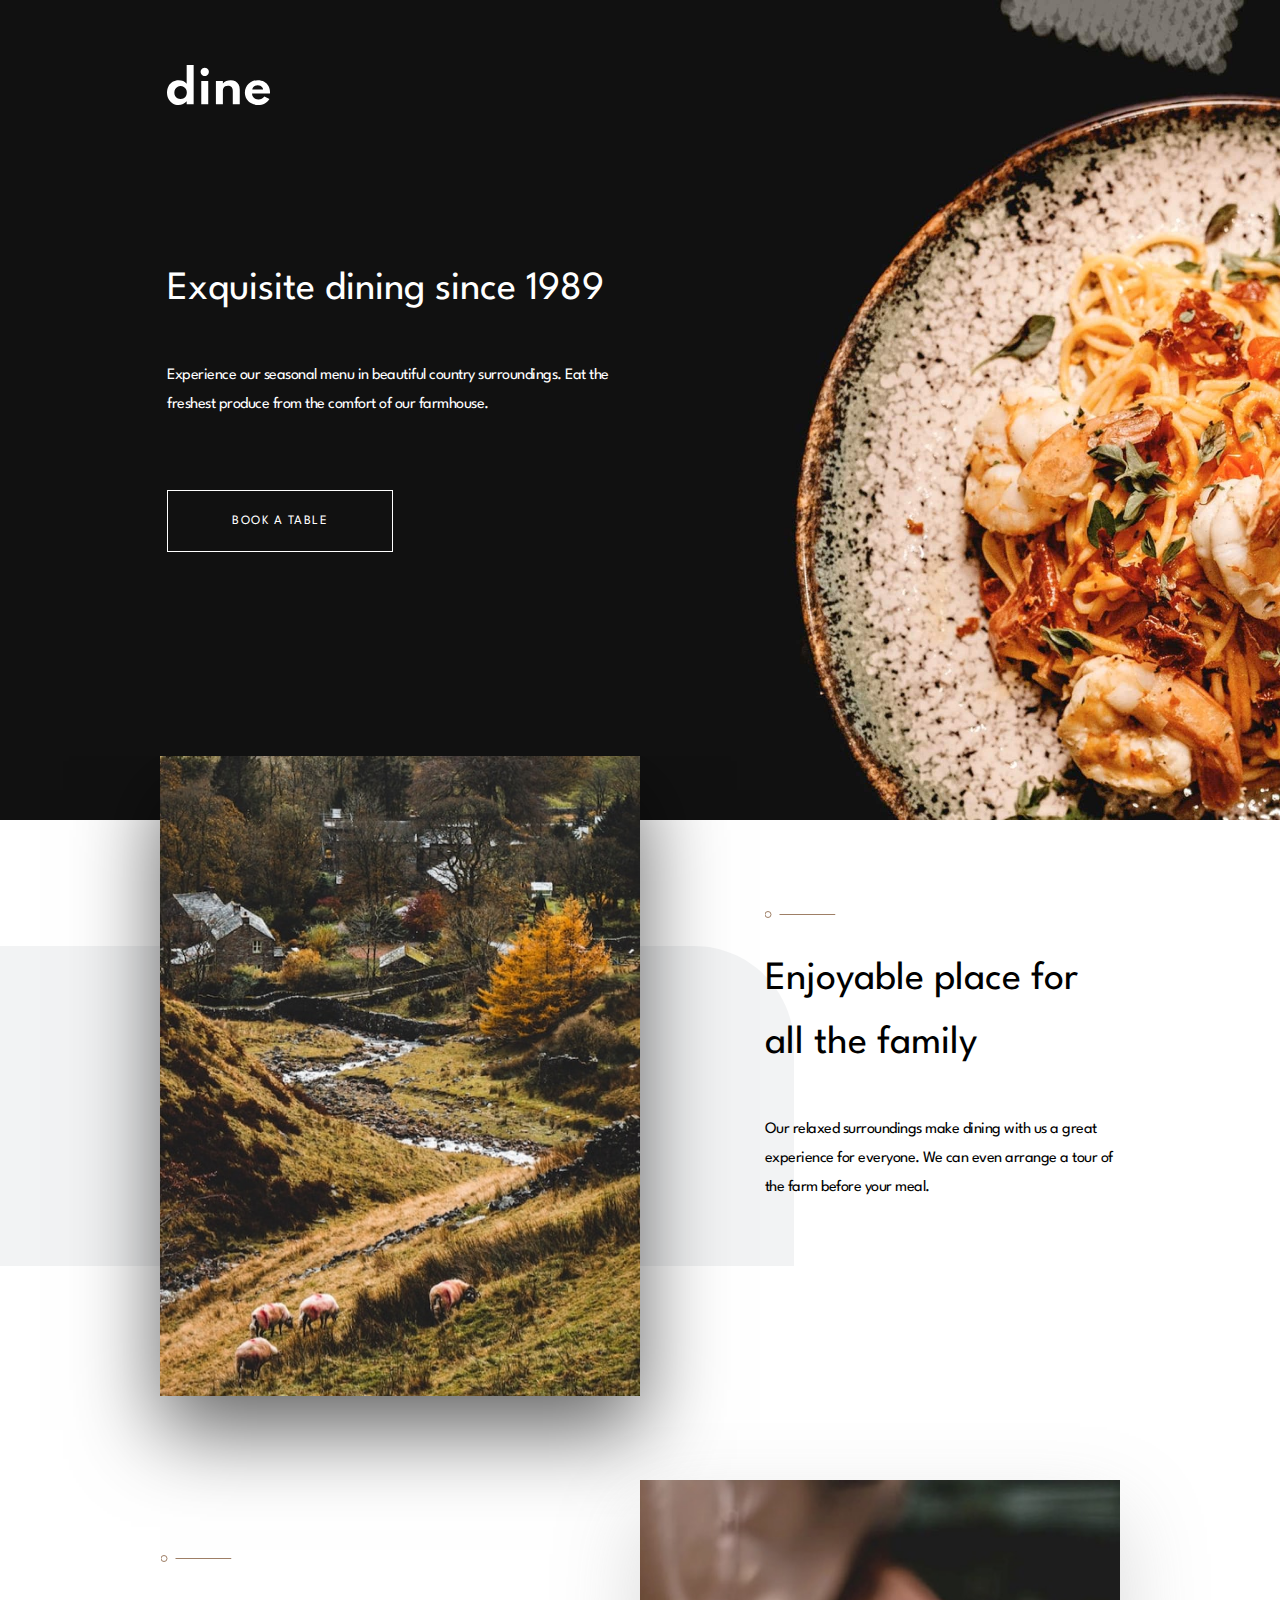
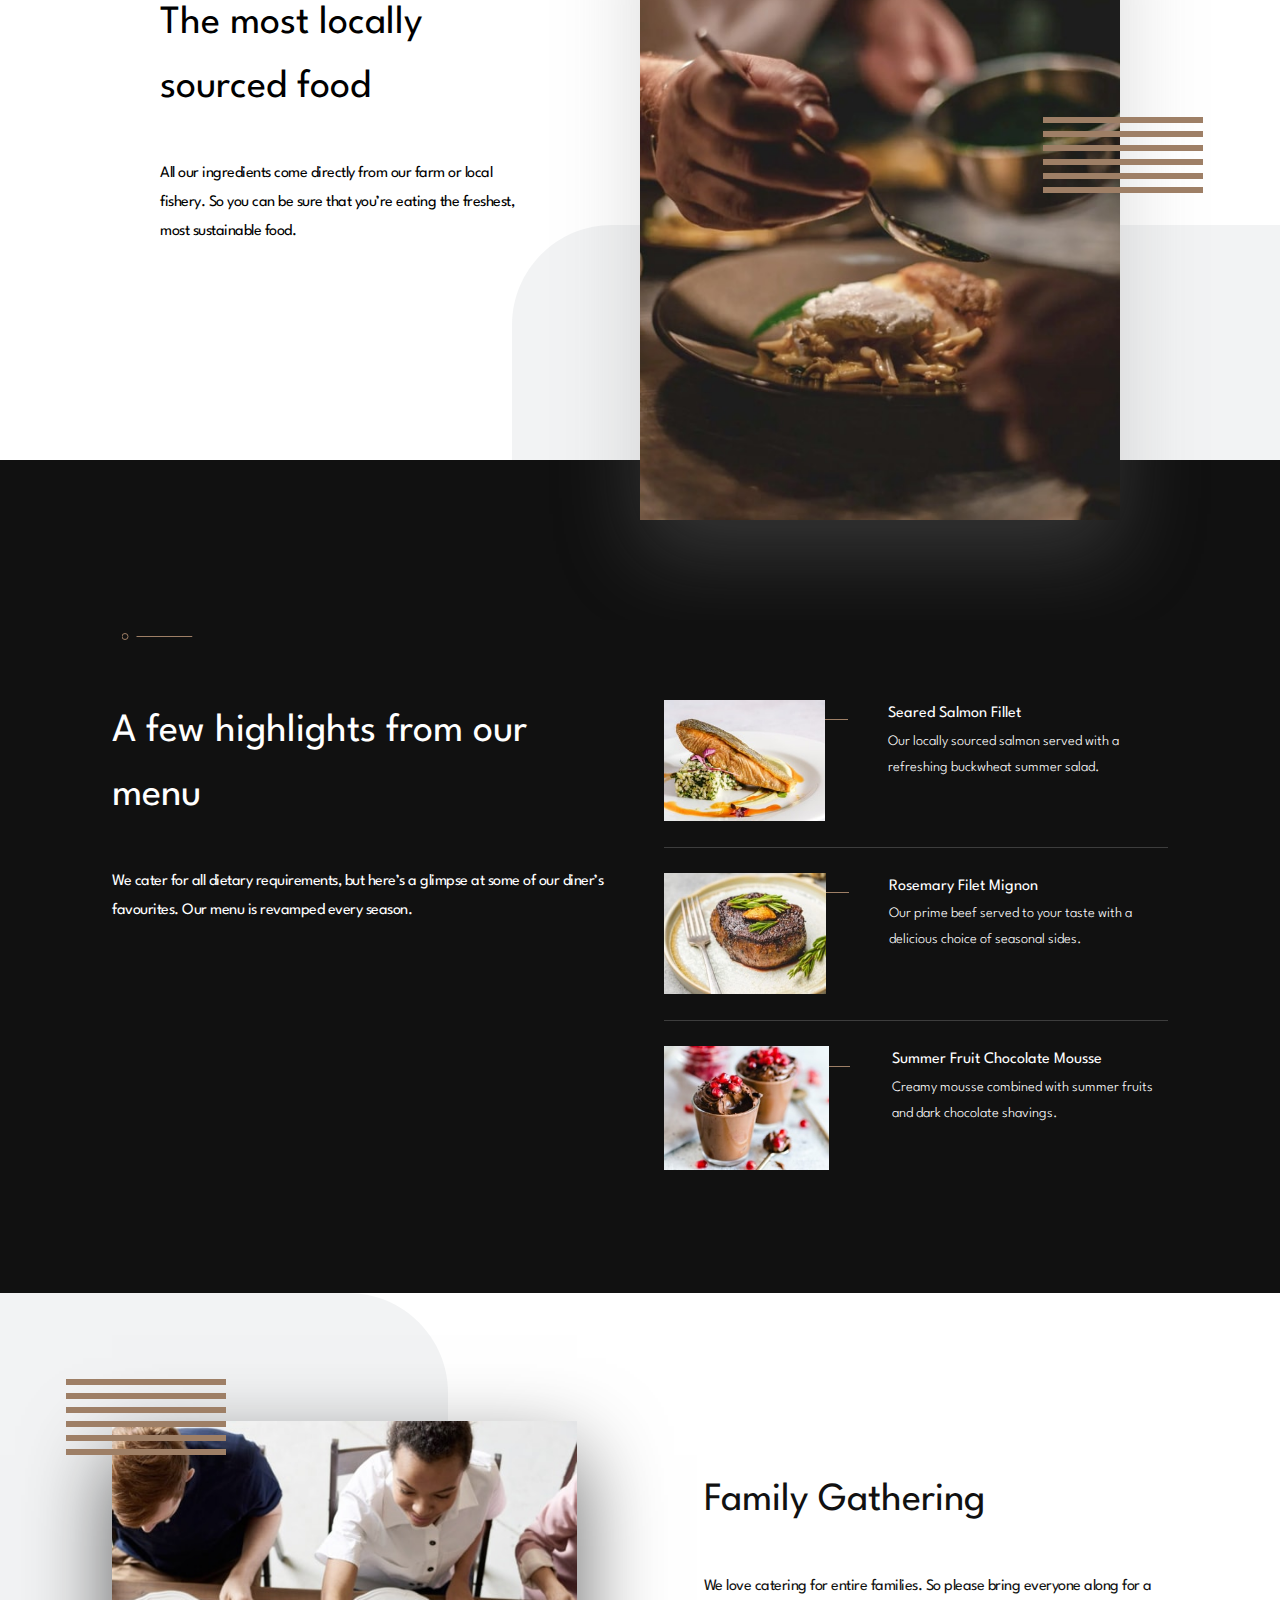
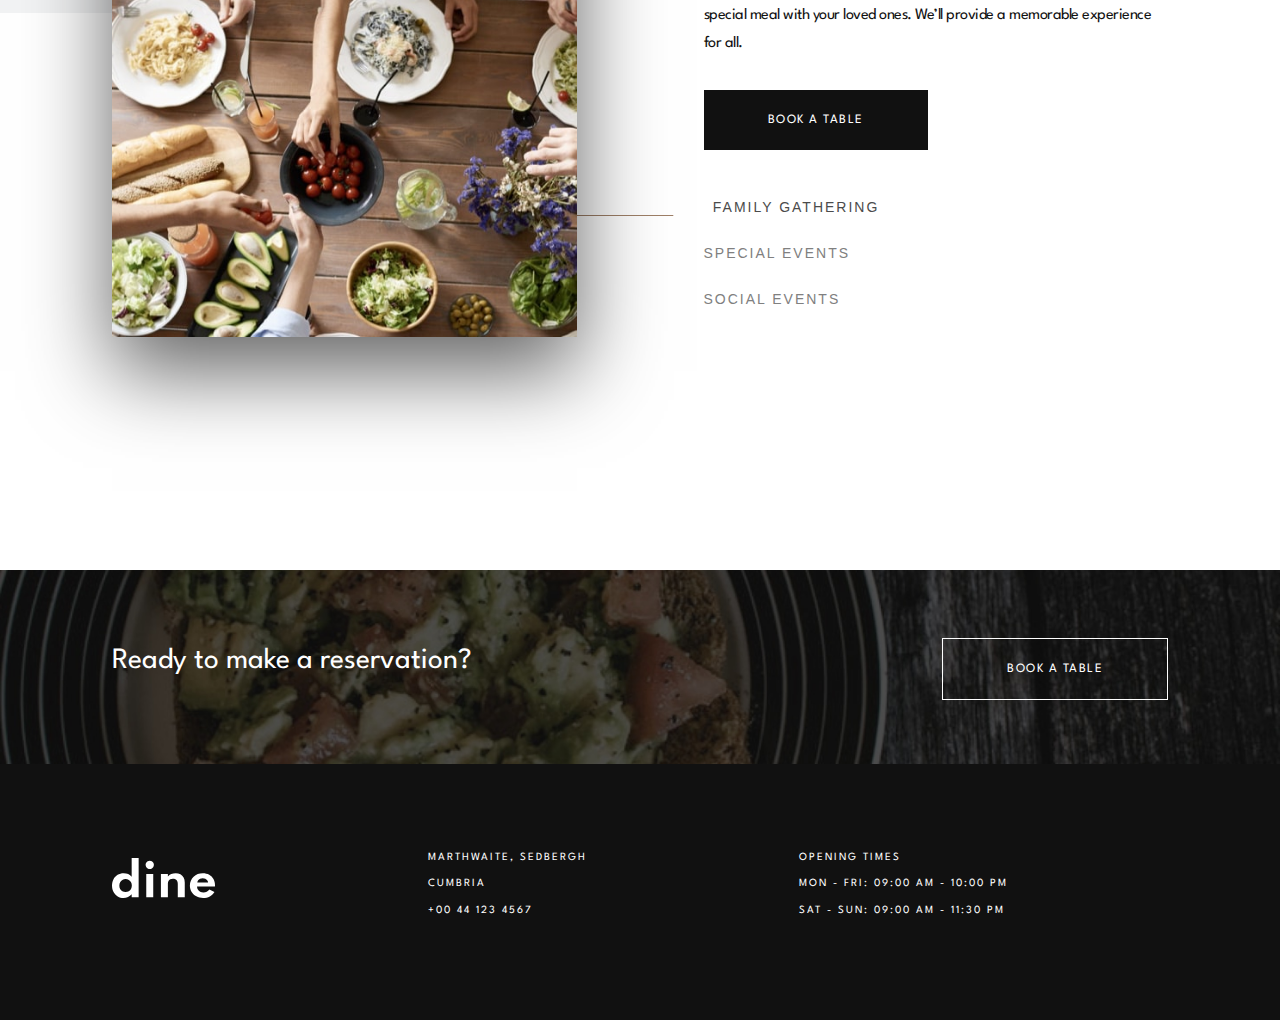
<file: index.html>
<!DOCTYPE html>
<html lang="en">
 <head>
  <meta charset="UTF-8" />
  <meta name="viewport" content="width=device-width, initial-scale=1.0" />

  <link rel="preconnect" href="https://fonts.gstatic.com" />
  <link
   href="https://fonts.googleapis.com/css2?family=Spartan:wght@300;400;500;600;700&display=swap"
   rel="stylesheet"
  />

  <link rel="stylesheet" href="/css/main.css" />
  <title>Dine Restaurant</title>
  <script defer src="/app/js/script.js"></script>
 </head>
 <body>
  <main>
   <!-- Hero -->
   <section class="hero">
    <div class="hero__container container-max-width">
     <div class="hero__content--wrap">
      <a href="#" class="hero__logo">
       <img
        src="/main-base/images/homepage/logo.svg"
        class="hero__logo--img"
        alt="dine restaurant logo"
       />
      </a>
      <h1 class="hero__heading heading heading-light">
       Exquisite dining since 1989
      </h1>
      <p class="hero__statement statement statement-light">
       Experience our seasonal menu in beautiful country surroundings. Eat the
       freshest produce from the comfort of our farmhouse.
      </p>
      <a
       href="booking.html"
       target="_blank"
       rel="noopener noreferrer"
       class="hero__btn-book btn btn-book"
       >Book a table</a
      >
     </div>
    </div>
   </section>

   <!-- Content -->
   <section class="content container-max-width">
    <!-- 1 -->
    <div class="content__image--wrap">
     <img
      class="content__image--1 image-width"
      src="/main-base/images/homepage/enjoyable-place-mobile.jpg"
      srcset="
       /main-base/images/homepage/enjoyable-place-mobile.jpg      327w,
       /main-base/images/homepage/enjoyable-place-mobile@2x.jpg   654w,
       /main-base/images/homepage/enjoyable-place-tablet.jpg      573w,
       /main-base/images/homepage/enjoyable-place-tablet@2x.jpg  1146w,
       /main-base/images/homepage/enjoyable-place-desktop.jpg     720w,
       /main-base/images/homepage/enjoyable-place-desktop@2x.jpg 1440w
      "
      sizes="(max-width: 735px) 654px, (max-width: 767px) 327px, (max-width: 1199px) 573px, (min-width: 1200px) 720px"
      alt="country scene"
     />
    </div>
    <div class="content__text content__text--1 text-mobile text-tablet">
     <h2 class="content__heading heading">
      Enjoyable place for all the family
     </h2>
     <p class="content__statement statement">
      Our relaxed surroundings make dining with us a great experience for
      everyone. We can even arrange a tour of the farm before your meal.
     </p>
    </div>

    <!-- 2 -->
    <div class="content__image--wrap-2">
     <img
      class="content__image--2 image-width"
      src="/main-base/images/homepage/locally-sourced-mobile.jpg"
      srcset="
       /main-base/images/homepage/locally-sourced-mobile.jpg      327w,
       /main-base/images/homepage/locally-sourced-mobile@2x.jpg   654w,
       /main-base/images/homepage/locally-sourced-tablet.jpg      573w,
       /main-base/images/homepage/locally-sourced-tablet@2x.jpg  1146w,
       /main-base/images/homepage/locally-sourced-desktop.jpg     720w,
       /main-base/images/homepage/locally-sourced-desktop@2x.jpg 1440w
      "
      sizes="(max-width: 735px) 654px, (max-width: 767px) 327px, (max-width: 1199px) 573px,(min-width: 1200px) 720px"
      alt="serving food"
     />
    </div>
    <div class="content__text content__text--2 text-mobile text-tablet">
     <h2 class="content__heading heading">The most locally sourced food</h2>
     <p class="content__statement statement">
      All our ingredients come directly from our farm or local fishery. So you
      can be sure that you’re eating the freshest, most sustainable food.
     </p>
    </div>
   </section>

   <!-- Highlights -->

   <section class="highlights">
    <div class="highlights__container">
     <div class="highlights__text text-mobile text-tablet text-desktop">
      <h2 class="highlights__heading heading heading-light">
       A few highlights from our menu
      </h2>
      <p class="highlights__statement statement statement-light">
       We cater for all dietary requirements, but here’s a glimpse at some of
       our diner’s favourites. Our menu is revamped every season.
      </p>
     </div>
     <ul class="highlights__menu">
      <li class="highlights__menu--item">
       <div class="highlights__image--wrap">
        <img
         src="/main-base/images/homepage/salmon-mobile.jpg"
         alt="Seared salmon fillet"
         class="highlights__image image-width"
         srcset="
          /main-base/images/homepage/salmon-mobile@2x.jpg         654w,
          /main-base/images/homepage/salmon-desktop-tablet.jpg    128w,
          /main-base/images/homepage/salmon-desktop-tablet@2x.jpg 256w
         "
         sizes="(min-width: 767px) 256px"
        />
       </div>
       <div class="highlights__text--wrap">
        <h3
         class="highlights__menu--item-heading heading-light menu-item-heading"
        >
         Seared Salmon Fillet
        </h3>
        <p
         class="highlights__menu--item-text statement-light menu-item-statement"
        >
         Our locally sourced salmon served with a refreshing buckwheat summer
         salad.
        </p>
       </div>
      </li>
      <!-- 2 -->
      <li class="highlights__menu--item">
       <div class="highlights__image--wrap">
        <img
         src="/main-base/images/homepage/beef-mobile.jpg"
         alt="Seared salmon fillet"
         class="highlights__image image-width"
         srcset="
          /main-base/images/homepage/beef-mobile@2x.jpg         654w,
          /main-base/images/homepage/beef-desktop-tablet.jpg    128w,
          /main-base/images/homepage/beef-desktop-tablet@2x.jpg 256w
         "
         sizes="(min-width: 767px) 256px"
        />
       </div>
       <div class="highlights__text--wrap">
        <h3
         class="highlights__menu--item-heading heading-light menu-item-heading"
        >
         Rosemary Filet Mignon
        </h3>
        <p
         class="highlights__menu--item-text statement-light menu-item-statement"
        >
         Our prime beef served to your taste with a delicious choice of seasonal
         sides.
        </p>
       </div>
      </li>
      <!-- 3 -->
      <li class="highlights__menu--item">
       <div class="highlights__image--wrap">
        <img
         src="/main-base/images/homepage/chocolate-mobile.jpg"
         alt="Seared salmon fillet"
         class="highlights__image image-width"
         srcset="
          /main-base/images/homepage/chocolate-mobile@2x.jpg         654w,
          /main-base/images/homepage/chocolate-desktop-tablet.jpg    128w,
          /main-base/images/homepage/chocolate-desktop-tablet@2x.jpg 256w
         "
         sizes="(min-width: 767px) 256px"
        />
       </div>
       <div class="highlights__text--wrap">
        <h3
         class="highlights__menu--item-heading heading-light menu-item-heading"
        >
         Summer Fruit Chocolate Mousse
        </h3>
        <p
         class="highlights__menu--item-text statement-light menu-item-statement"
        >
         Creamy mousse combined with summer fruits and dark chocolate shavings.
        </p>
       </div>
      </li>
     </ul>
    </div>
   </section>

   <!-- Slides -->
   <section class="slides container-max-width">
    <div class="slides__images">
     <div class="slides__image--wrap">
      <img
       src="/main-base/images/homepage/family-gathering-mobile.jpg"
       alt="family gathering"
       class="slides__image slides__image--1 image-width slides__image--active"
       srcset="
        /main-base/images/homepage/family-gathering-mobile@2x.jpg   652w,
        /main-base/images/homepage/family-gathering-tablet.jpg      573w,
        /main-base/images/homepage/family-gathering-tablet@2x.jpg  1146w,
        /main-base/images/homepage/family-gathering-desktop.jpg     540w,
        /main-base/images/homepage/family-gathering-desktop@2x.jpg 1080w
       "
       sizes="(max-width: 767px) 326px, (min-width: 1024px) 540px"
      />
     </div>

     <div class="slides__image--wrap">
      <img
       src="/main-base/images/homepage/special-events-mobile.jpg"
       alt="family gathering"
       class="slides__image slides__image--2 image-width"
       srcset="
        /main-base/images/homepage/special-events-mobile@2x.jpg   652w,
        /main-base/images/homepage/special-events-tablet.jpg      573w,
        /main-base/images/homepage/special-events-tablet@2x.jpg  1146w,
        /main-base/images/homepage/special-events-desktop.jpg     540w,
        /main-base/images/homepage/special-events-desktop@2x.jpg 1080w
       "
       sizes="(max-width: 767px) 326px, (min-width: 1024px) 540px"
      />
     </div>

     <div class="slides__image--wrap">
      <img
       src="/main-base/images/homepage/social-events-mobile.jpg"
       alt="family gathering"
       class="slides__image slides__image--3 image-width"
       srcset="
        /main-base/images/homepage/social-events-mobile@2x.jpg   652w,
        /main-base/images/homepage/social-events-tablet.jpg      573w,
        /main-base/images/homepage/social-events-tablet@2x.jpg  1146w,
        /main-base/images/homepage/social-events-desktop.jpg     540w,
        /main-base/images/homepage/social-events-desktop@2x.jpg 1080w
       "
       sizes="(max-width: 767px) 326px, (min-width: 1024px) 540px"
      />
     </div>
    </div>

    <div class="slides__sub-grid">
     <div class="slides__image--select">
      <button class="slides__tab slides__tab--active" data-tab="1">
       Family gathering
      </button>
      <button class="slides__tab" data-tab="2">Special events</button>
      <button class="slides__tab" data-tab="3">Social events</button>
     </div>

     <div class="slides__content slides__content--1 slides__content--active">
      <h2 class="slides__heading heading heading-dark">Family Gathering</h2>
      <p class="slides__statement statement statement-dark">
       We love catering for entire families. So please bring everyone along for
       a special meal with your loved ones. We’ll provide a memorable experience
       for all.
      </p>
     </div>
     <div class="slides__content slides__content--2">
      <h2 class="slides__heading heading heading-dark">Special Events</h2>
      <p class="slides__statement statement statement-dark">
       Whether it’s a romantic dinner or special date you’re celebrating with
       others we’ll look after you. We’ll be sure to mark your special date with
       an unforgettable meal.
      </p>
     </div>
     <div class="slides__content slides__content--3">
      <h2 class="slides__heading heading heading-dark">Social Events</h2>
      <p class="slides__statement statement statement-dark">
       Are you looking to have a larger social event? No problem! We’re more
       than happy to cater for big parties. We’ll work with you to make your
       event a hit with everyone.
      </p>
     </div>
     <div class="slides__btn--wrap">
      <a
       href="booking.html"
       target="_blank"
       rel="noopener noreferrer"
       class="hero__btn-book slides__btn btn btn-dark"
       >Book a table</a
      >
     </div>
    </div>
   </section>
  </main>

  <!-- Footer -->
  <footer>
   <section class="footer">
    <div class="footer__bg bg-image-set">
     <div class="footer__bg--content-wrap container-max-width">
      <div class="footer__heading heading-light">
       Ready to make a reservation?
      </div>
      <a
       href="booking.html"
       target="_blank"
       rel="noopener noreferrer"
       class="btn-transparent btn footer__btn"
       >Book a table</a
      >
     </div>
    </div>
    <div class="footer__content">
     <div class="footer__container">
      <a
       ><img
        class="hero__logo footer__logo"
        src="/main-base/images/homepage/logo.svg"
        alt="Dine restaurant logo"
      /></a>
      <div class="footer__content--info">
       <p class="footer__content--location">Marthwaite, Sedbergh</p>
       <p class="footer__content--city">Cumbria</p>
       <p class="footer__content--number">+00 44 123 4567</p>
      </div>
      <div class="footer__content--times">
       <p class="footer__content--opening">Opening times</p>
       <p class="footer__content--hours">Mon - Fri: 09:00 AM - 10:00 PM</p>
       <p class="footer__content--hours">Sat - Sun: 09:00 AM - 11:30 PM</p>
      </div>
     </div>
    </div>
   </section>
  </footer>
 </body>
</html>
</file>
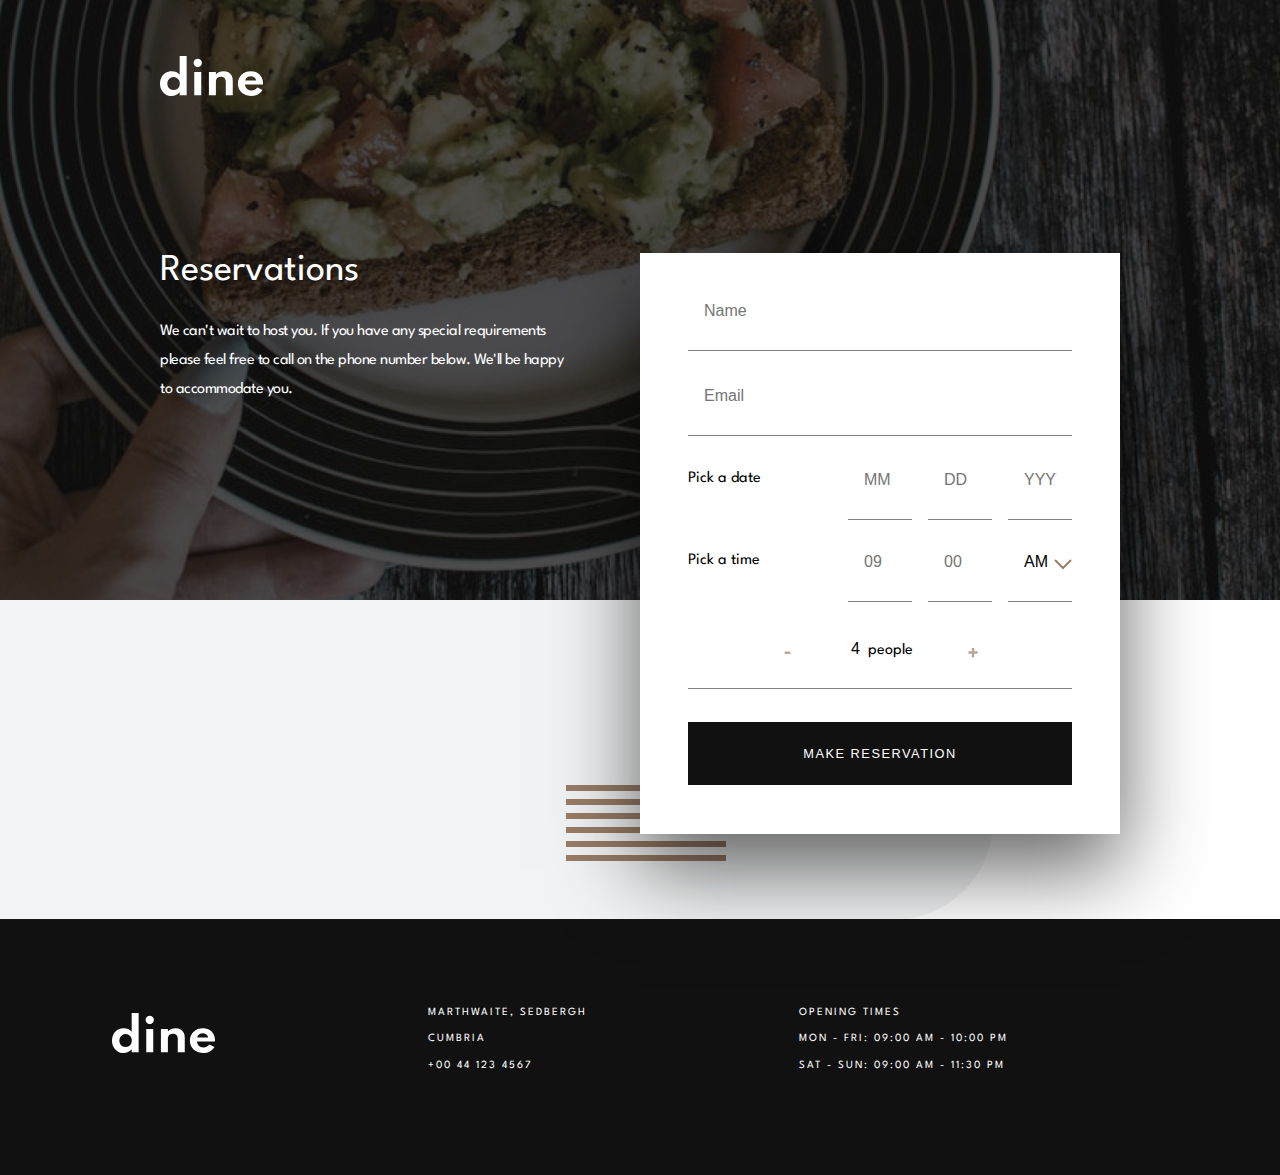
<file: booking.html>
<!DOCTYPE html>
<html lang="en">
 <head>
  <meta charset="UTF-8" />
  <meta name="viewport" content="width=device-width, initial-scale=1.0" />

  <link
   href="https://fonts.googleapis.com/css2?family=Spartan:wght@300;400;500;600;700&display=swap"
   rel="stylesheet"
  />
  <link rel="stylesheet" href="/css/main.css" />
  <script defer src="/app/js/booking.js"></script>

  <title>Book at Dine Restaurant</title>
 </head>
 <body>
  <main>
   <section class="booking">
    <div class="booking__bg bg-image-set"></div>
    <div class="booking__bg--2"></div>
    <div class="booking__content--wrap container-max-width">
     <a href="index.html" class="booking__logo"
      ><img
       src="/main-base/images/homepage/logo.svg"
       alt="Dine restaurant logo"
     /></a>
     <div class="booking__text--wrap">
      <h1 class="booking__heading heading-light">Reservations</h1>
      <p class="booking__statement statement statement-light">
       We can't wait to host you. If you have any special requirements please
       feel free to call on the phone number below. We'll be happy to
       accommodate you.
      </p>
     </div>
     <a href="#" class="btn btn-transparent booking__btn">Reserve place</a>

     <!-- Form -->
     <div class="form">
      <fieldset>
       <div class="form__wrap">
        <form action="#">
         <div class="form__field form__field--text">
          <input type="text" id="name" class="form__input" placeholder="Name" />
          <small class="form__error--message">Error</small>
         </div>
         <div class="form__field form__field--text">
          <input
           type="email"
           id="email"
           class="form__input form__input--email"
           placeholder="Email"
          />
          <small class="form__error--message">Error</small>
         </div>

         <div class="form__field form__field--date">
          <div class="form__label--wrap">
           <label for="date">Pick a date</label>
           <small class="form__error--message">Error</small>
          </div>

          <!-- Month -->
          <input
           type="number"
           name="month"
           id="month"
           class="form__input form__input--month"
           min="1"
           max="12"
           placeholder="MM"
          />
          <!-- Day -->
          <input
           type="number"
           name="day"
           id="day"
           class="form__input form__input--day"
           placeholder="DD"
           min="1"
           max="31"
          />
          <!-- Year -->
          <input
           type="number"
           name="year"
           id="year"
           class="form__input form__input--year"
           placeholder="YYYY"
           min="2021"
           max="2022"
          />
         </div>
         <!-- Time -->
         <div class="form__field form__field--time">
          <div class="form__label--wrap">
           <label for="time">Pick a time</label>
           <small class="form__error--message">Error</small>
          </div>

          <input
           type="number"
           name="hour"
           id="hour"
           class="form__input"
           placeholder="09"
           min="09"
           max="21"
          />
          <input
           type="number"
           name="minutes"
           id="minutes"
           class="form__input form__input--minutes"
           placeholder="00"
           min="00"
           max="45"
           step="15"
          />

          <!-- Select -->

          <div class="form__select">
           <button class="form__select--btn" id="select__btn">
            <span class="form__select--label" id="select-label"
             ><label class="form__select--label" for="select">AM</label></span
            >
            <span class="form__select--arrow">
             <svg xmlns="http://www.w3.org/2000/svg" width="18" height="11">
              <path
               fill="none"
               stroke="#9E7F66"
               stroke-width="2"
               d="M1 1l8 8 8-8"
              />
             </svg>
            </span>
           </button>
           <div class="form__select--options">
            <label class="form__select--input-label" for="am">AM</label>
            <input
             type="radio"
             name="am-pm"
             id="am"
             class="form__select--option-item"
            />
            <div class="check"></div>

            <label class="form__select--input-label" for="pm">PM</label>
            <input
             type="radio"
             name="am-pm"
             id="pm"
             class="form__select--option-item"
            />
            <div class="check"></div>
           </div>
          </div>
         </div>

         <!-- Num people -->
         <div class="form__field form__counter">
          <button class="form__counter--icon form__counter--icon-minus">
           <svg xmlns="http://www.w3.org/2000/svg" width="7" height="3">
            <path fill="#9E7F66" d="M6.425 2.977V.601H.629v2.376z" />
           </svg>
          </button>
          <input
           type="text"
           name="counter"
           id="counter"
           class="form__input"
           min="1"
           max="20"
           maxlength="2"
           value="4"
          />
          <span class="form__counter--text">people</span>
          <button class="form__counter--icon form__counter--icon-plus">
           <svg xmlns="http://www.w3.org/2000/svg" width="10" height="11">
            <path
             fill="#9E7F66"
             d="M6.227 10.156V6.727h3.429V4.342H6.227V.913H3.842v3.429H.413v2.385h3.429v3.429z"
            />
           </svg>
          </button>
         </div>
         <button class="form__submit btn btn-dark" type="submit">
          Make reservation
         </button>
        </form>
       </div>
      </fieldset>
     </div>
    </div>

    <!-- Footer -->
    <div class="footer footer__booking">
     <div class="footer__content">
      <div class="footer__container">
       <a href="index.html"
        ><img
         class="hero__logo footer__logo"
         src="/main-base/images/homepage/logo.svg"
         alt="Dine restaurant logo"
       /></a>

       <div class="footer__content--info">
        <p class="footer__content--location">Marthwaite, Sedbergh</p>
        <p class="footer__content--city">Cumbria</p>
        <p class="footer__content--number">+00 44 123 4567</p>
       </div>

       <div class="footer__content--times">
        <p class="footer__content--opening">Opening times</p>
        <p class="footer__content--hours">Mon - Fri: 09:00 AM - 10:00 PM</p>
        <p class="footer__content--hours">Sat - Sun: 09:00 AM - 11:30 PM</p>
       </div>
      </div>
     </div>
    </div>
   </section>
  </main>
 </body>
</html>
</file>
<file: css/main.css>
scrollbar {
 display: none;
}

html {
 font-size: 100%;
 box-sizing: border-box;
}

*,
*::before,
*::after {
 padding: 0;
 margin: 0;
 box-sizing: inherit;
}

h1,
h2,
p {
 padding: 0;
 margin: 0;
}

a {
 text-decoration: none;
 display: inline-block;
 cursor: pointer;
}

body {
 min-height: 100vh;
 font-family: 'Spartan', sans-serif;
}

.flex {
 display: flex;
}

.flex-jc-c {
 display: flex;
 justify-content: center;
}

.flex-jc-ai {
 display: flex;
 justify-content: center;
 align-items: center;
}

.container {
 padding: 0.8rem 1.6rem 12rem 1.6rem;
}
@media (min-width: 48em) {
 .container {
  padding: 0 6rem 12rem 6rem;
 }
}
@media (min-width: 64em) {
 .container {
  padding: 0;
 }
}

@media (min-width: 75em) {
 .container-max-width {
  max-width: 93rem;
  margin: 0 auto;
 }
}

.bg-image-set {
 background-repeat: no-repeat;
 background-size: cover;
}

.text-mobile {
 padding: 0 2rem;
 margin: 4.8rem 0 0 0;
 text-align: center;
 position: relative;
}

@media (min-width: 48em) {
 .text-tablet {
  padding: 0 8rem;
 }
}

@media (min-width: 64em) {
 .text-desktop {
  padding: 0;
  margin: 0;
  text-align: left;
 }
}

.image-width {
 width: 100%;
 height: auto;
}

.hero {
 min-height: 46.75rem;
 padding-top: 14.5rem;
 padding-left: 1.5rem;
 padding-right: 1.5rem;
 background-color: #111111;
 text-align: center;
 margin: 0 auto;
 padding-bottom: 9.5rem;
 background-repeat: no-repeat;
 background-size: cover;
 background-position: top center;
 background-image: url('/main-base/images/homepage/hero-bg-mobile.jpg');
 background-image: url('/main-base/images/homepage/hero-bg-mobile@2x.jpg');
}
@media (min-width: 48em) {
 .hero {
  min-height: 62rem;
  padding-top: 23.75rem;
  background-image: url('/main-base/images/homepage/hero-bg-tablet.jpg');
  background-image: url('/main-base/images/homepage/hero-bg-tablet@2x.jpg');
 }
}
@media (min-width: 64em) {
 .hero {
  min-height: 65.25rem;
  padding-top: 30rem;
 }
}
@media (min-width: 75em) {
 .hero {
  min-height: 51.25rem;
  padding-top: 4.0625rem;
  padding-left: 10.4375rem;
  margin: 0;
  background-image: url('/main-base/images/homepage/hero-bg-desktop.jpg');
  background-image: url('/main-base/images/homepage/hero-bg-desktop@2x.jpg');
 }
}
@media (min-width: 75em) {
 .hero__content--wrap {
  text-align: left;
  padding-right: 39rem;
 }
}
.hero__logo {
 height: 2.5rem;
 margin-bottom: 2rem;
}
@media (min-width: 75em) {
 .hero__logo {
  margin-bottom: 9.5625rem;
 }
}
.hero__logo--img {
 height: 2.5rem;
}
.hero__heading {
 margin-bottom: 2.5625rem;
 padding: 0 2rem;
}
@media (min-width: 48em) {
 .hero__heading {
  padding: 0 10rem;
 }
}
@media (min-width: 75em) {
 .hero__heading {
  padding: 0 0 0 0;
 }
}
.hero__statement {
 margin-bottom: 4.375rem;
}
@media (min-width: 48em) {
 .hero__statement {
  padding: 0 5rem;
 }
}
@media (min-width: 64em) {
 .hero__statement {
  padding: 0 12rem;
 }
}
@media (min-width: 75em) {
 .hero__statement {
  padding: 0;
 }
}
.hero__btn-book {
 background-color: #080808;
 color: #ffffff;
 border: 1px solid #ffffff;
}

.content {
 position: relative;
 top: -4rem;
 display: grid;
 grid-template-columns: 1fr;
 justify-items: center;
}
@media (min-width: 48em) {
 .content {
  position: relative;
  top: -4rem;
  overflow: hidden;
 }
}
@media (min-width: 75em) {
 .content {
  min-height: 88.1875rem;
  grid-template-columns: repeat(2, 1fr);
  grid-auto-rows: auto;
  grid-row-gap: 5rem;
  padding: 0 10rem;
 }
}
@media (min-width: 48em) {
 .content::before {
  content: url('/main-base/images/patterns/pattern-curve-top-right.svg');
  position: absolute;
  top: 13%;
  right: 50%;
 }
}
@media (min-width: 75em) {
 .content::before {
  right: 38%;
 }
}
@media (min-width: 48em) {
 .content::after {
  content: url('/main-base/images/patterns/pattern-curve-top-left.svg');
  position: absolute;
  top: 85%;
  left: 50%;
  z-index: -2;
 }
}
@media (min-width: 64em) {
 .content::after {
  top: 68%;
  left: 35%;
 }
}
@media (min-width: 75em) {
 .content::after {
  top: 73%;
  left: 40%;
 }
}
.content__image--wrap,
.content__image--wrap-2 {
 width: 90%;
 z-index: 1;
}
@media (min-width: 48em) {
 .content__image--wrap,
 .content__image--wrap-2 {
  width: 75%;
 }
}
@media (min-width: 75em) {
 .content__image--wrap,
 .content__image--wrap-2 {
  width: 100%;
 }
}
.content__image--1 {
 box-shadow: 0px 34px 80px rgba(0, 0, 0, 0.616);
}
.content__image--2 {
 box-shadow: 0px 34px 80px rgba(0, 0, 0, 0.616);
}
@media (min-width: 64em) {
 .content__image--2 {
  box-shadow: 0px 34px 80px rgba(134, 134, 134, 0.315);
 }
}
.content__image--wrap-2 {
 position: relative;
}
@media (min-width: 64em) {
 .content__image--wrap-2 {
  padding-bottom: 6rem;
 }
}
@media (min-width: 48em) {
 .content__image--wrap-2::before {
  content: url('/main-base/images/patterns/pattern-lines.svg');
  position: absolute;
  top: 65%;
  left: 84%;
  z-index: 0;
 }
}
@media (min-width: 64em) {
 .content__image--wrap-2::before {
  top: 32%;
 }
}
.content__heading {
 padding: 0 1rem;
 position: relative;
}
@media (min-width: 64em) {
 .content__heading {
  padding: 0;
 }
}
.content__heading::before {
 content: url('/main-base/images/patterns/pattern-divide.svg');
 display: block;
 position: absolute;
 top: -71px;
 left: 50%;
 transform: translateX(-50%);
}
@media (min-width: 75em) {
 .content__heading::before {
  left: 10%;
 }
}
.content__text {
 position: relative;
}
@media (min-width: 64em) {
 .content__text {
  text-align: center;
 }
}
@media (min-width: 64em) {
 .content__text--2 {
  margin: 0;
 }
}
@media (min-width: 75em) {
 .content__image--wrap {
  grid-column: 1;
  justify-self: flex-start;
 }
 .content__text {
  padding: 0;
  margin: 0;
  text-align: left;
 }
 .content__text--1 {
  margin-left: 7.8rem;
  margin-top: 12rem;
 }
 .content__text--2 {
  grid-column: 1;
  grid-row: 2;
  margin-right: 7.8rem;
  margin-top: 7rem;
 }
}
.content__statement {
 margin-bottom: 7.1875rem;
}
@media (min-width: 48em) {
 .content__statement {
  margin-bottom: 8.25rem;
 }
}

.highlights {
 display: grid;
 grid-template-columns: 1fr;
 justify-items: center;
 background-color: #111111;
 position: relative;
 top: -4rem;
}
@media (min-width: 48em) {
 .highlights {
  padding-bottom: 4.4375rem;
 }
}
@media (min-width: 75em) {
 .highlights {
  top: -14rem;
  gap: 5rem;
  padding: 15rem 10rem 7.5rem 10rem;
 }
}
@media (min-width: 64em) {
 .highlights__container {
  display: grid;
  grid-template-columns: repeat(2, 1fr);
  grid-auto-rows: auto;
  gap: 3rem;
  max-width: 93em;
 }
}
@media (min-width: 64em) {
 .highlights::before {
  top: -21%;
  left: 41%;
 }
}
@media (min-width: 75em) {
 .highlights::before {
  top: -39%;
 }
}
@media (min-width: 64em) {
 .highlights {
  padding: 15rem 7rem 7.4375rem 7rem;
 }
}
@media (min-width: 48em) {
 .highlights__text {
  position: relative;
 }
 .highlights__text::before {
  content: url('/main-base/images/patterns/pattern-divide.svg');
  position: absolute;
  top: -28%;
  left: 50%;
  transform: translateX(-50%);
 }
}
@media (min-width: 48em) and (min-width: 64em) {
 .highlights__text::before {
  top: -15%;
  left: 9%;
 }
}
.highlights__menu {
 list-style: none;
 display: flex;
 flex-direction: column;
 align-items: center;
}
.highlights__menu--item {
 width: 90%;
 text-align: center;
 padding-bottom: 4rem;
 position: relative;
 z-index: 1;
}
.highlights__menu--item:not(:first-child)::before {
 content: '';
 position: absolute;
 top: -21px;
 left: 0;
 height: 1px;
 width: 100%;
 background-color: rgba(97, 97, 97, 0.555);
}
@media (min-width: 48em) {
 .highlights__menu--item:not(:first-child)::before {
  top: -2px;
  left: 95px;
  width: 75%;
 }
}
@media (min-width: 64em) {
 .highlights__menu--item:not(:first-child)::before {
  left: 0;
  width: 100%;
 }
}
@media (min-width: 48em) {
 .highlights__menu--item {
  padding: 1.5rem 6rem;
  width: 100%;
  display: flex;
  justify-content: space-between;
  text-align: left;
 }
}
@media (min-width: 64em) {
 .highlights__menu--item {
  padding: 1.5rem 0 1.5rem 0;
 }
 .highlights__menu--item:first-child {
  padding-top: 0;
 }
 .highlights__menu--item:last-child {
  padding-bottom: 0;
 }
}
@media (min-width: 48em) {
 .highlights__image--wrap {
  position: relative;
 }
 .highlights__image--wrap::after {
  content: url('/main-base/images/patterns/pattern-divide.svg');
  position: absolute;
  top: 10%;
  left: 73%;
  z-index: -1;
 }
}
@media (min-width: 48em) and (min-width: 64em) {
 .highlights__image--wrap::after {
  left: 70%;
 }
}
.highlights__text--wrap {
 line-height: 2;
}
@media (min-width: 48em) {
 .highlights__text--wrap {
  padding-left: 3.9375rem;
  line-height: 1.8;
 }
}
@media (min-width: 48em) {
 .highlights__heading {
  margin-top: 8.6875rem;
 }
}
@media (min-width: 64em) {
 .highlights__heading {
  margin-top: 0;
 }
}
.highlights__statement {
 margin-bottom: 6.3125rem;
}
@media (min-width: 48em) {
 .highlights__statement {
  margin-bottom: 1.5625rem;
 }
}
@media (min-width: 64em) {
 .highlights::after {
  content: url('/main-base/images/patterns/pattern-curve-top-right.svg');
  position: absolute;
  top: 100%;
  right: 65%;
  z-index: -1;
 }
}

.slides {
 display: grid;
 grid-template-columns: 1fr;
 justify-items: center;
 text-align: center;
 position: relative;
 top: 1rem;
}
@media (min-width: 48em) {
 .slides {
  top: 3.5rem;
 }
}
@media (min-width: 64em) {
 .slides {
  grid-template-columns: repeat(2, 1fr);
  grid-auto-rows: auto;
  gap: 3rem;
  padding: 0 5rem;
 }
}
@media (min-width: 75em) {
 .slides {
  top: -6rem;
  gap: 7.9375rem;
  padding: 0 7rem;
 }
}
@media (min-width: 48em) {
 .slides::before {
  content: url('/main-base/images/patterns/pattern-curve-top-right.svg');
  position: absolute;
  top: -18%;
  right: 50%;
  z-index: -1;
 }
}
@media (min-width: 64em) {
 .slides::before {
  content: '';
 }
}
@media (min-width: 64em) {
 .slides__sub-grid {
  display: grid;
  grid-template-rows: repeat(3, auto);
  text-align: left;
  padding-left: 2rem;
 }
}
@media (min-width: 75em) {
 .slides__sub-grid {
  padding-left: 0;
  margin-top: 3rem;
 }
}
.slides__images {
 display: flex;
 justify-content: center;
 width: 90%;
 position: relative;
}
@media (min-width: 64em) {
 .slides__images {
  justify-content: flex-end;
  width: 100%;
 }
}
.slides__images img {
 box-shadow: 0px 34px 80px rgba(0, 0, 0, 0.616);
}
@media (min-width: 48em) {
 .slides__images::before {
  content: url('/main-base/images/patterns/pattern-lines.svg');
  position: absolute;
  top: -10.5%;
  left: 0;
  z-index: 1;
 }
}
@media (min-width: 64em) {
 .slides__images::before {
  top: -8%;
  left: -10%;
 }
}
@media (min-width: 48em) {
 .slides__image--wrap {
  display: flex;
  justify-content: center;
 }
}
@media (min-width: 64em) {
 .slides__image--wrap {
  display: block;
 }
}
.slides__image--select {
 margin-top: 3.0625rem;
 margin-bottom: 2.6875rem;
 display: flex;
 flex-direction: column;
}
@media (min-width: 48em) {
 .slides__image--select {
  width: 100%;
  flex-direction: row;
  justify-content: center;
 }
}
@media (min-width: 64em) {
 .slides__image--select {
  grid-column: 2;
  grid-row: 3;
  flex-direction: column;
  width: 50%;
 }
}
@media (min-width: 75em) {
 .slides__image--select {
  width: 40%;
 }
}
.slides__image {
 display: none;
}
.slides__image--active {
 display: block;
 z-index: 0;
}
@media (min-width: 48em) {
 .slides__image--active {
  width: 83.5%;
 }
}
@media (min-width: 64em) {
 .slides__image--active {
  width: 100%;
 }
}
.slides__tab {
 cursor: pointer;
 border: 0;
 background: transparent;
 text-transform: uppercase;
 font-size: 0.875rem;
 font-weight: 300;
 letter-spacing: 2px;
 color: grey;
}
.slides__tab:not(:first-child) {
 margin-top: 2.0625rem;
}
@media (min-width: 48em) {
 .slides__tab:not(:first-child) {
  margin-top: 0;
 }
}
@media (min-width: 48em) {
 .slides__tab:nth-child(2) {
  margin: 0 6rem;
 }
}
@media (min-width: 64em) {
 .slides__tab:nth-child(2) {
  margin: 0;
 }
}
@media (min-width: 64em) {
 .slides__tab {
  text-align: left;
 }
 .slides__tab:not(:first-child) {
  margin-top: 1.875rem;
 }
}
.slides__tab--active {
 color: #4b4b4b;
 position: relative;
 z-index: -1;
}
@media (min-width: 64em) {
 .slides__tab--active {
  transform: translateX(5%);
  transition: all 150ms ease-in-out;
 }
}
.slides__tab--active::after {
 content: '';
 position: absolute;
 height: 1px;
 top: 193%;
 left: 50%;
 transform: translateX(-50%);
 width: 3rem;
 background-color: #9e7f67;
}
@media (min-width: 64em) {
 .slides__tab--active::after {
  left: -40%;
  top: 100%;
  width: 5rem;
 }
}
@media (min-width: 75em) {
 .slides__tab--active::after {
  left: -60%;
  width: 9rem;
 }
}
.slides__content {
 display: none;
}
.slides__content--active {
 display: block;
 padding: 0 2rem;
 margin-bottom: 2.75rem;
}
@media (min-width: 48em) {
 .slides__content--active {
  height: 9rem;
 }
}
@media (min-width: 64em) {
 .slides__content--active {
  grid-column: 2;
  grid-row: 1;
  padding: 0;
  margin-bottom: 4.8125rem;
 }
}
@media (min-width: 48em) {
 .slides__statement {
  margin: 0 8rem;
  font-size: 0.6875rem;
 }
}
@media (min-width: 64em) {
 .slides__statement {
  margin: 0 0 2rem 0;
 }
}
@media (min-width: 64em) {
 .slides__btn--wrap {
  grid-row: 2;
  grid-column: 2;
 }
}

.footer {
 display: grid;
 grid-template-columns: 1fr;
 justify-items: center;
 text-align: center;
 width: 100%;
 margin-top: 7.75rem;
}
.footer__bg {
 width: 100%;
 background-image: url('/main-base/images/homepage/ready-bg-mobile.jpg');
 background-image: url('/main-base/images/homepage/ready-bg-mobile@2x.jpg');
}
@media (min-width: 48em) {
 .footer__bg {
  background-image: url('/main-base/images/homepage/ready-bg-tablet.jpg');
  background-image: url('/main-base/images/homepage/ready-bg-tablet@2x.jpg');
 }
}
@media (min-width: 64em) {
 .footer__bg {
  background-image: url('/main-base/images/homepage/ready-bg-desktop.jpg');
  background-image: url('/main-base/images/homepage/ready-bg-desktop@2x.jpg');
 }
}
.footer__bg--content-wrap {
 padding: 5rem 0;
}
@media (min-width: 48em) {
 .footer__bg--content-wrap {
  padding: 4.25rem 0 4rem 0;
 }
}
@media (min-width: 64em) {
 .footer__bg--content-wrap {
  display: flex;
  justify-content: space-between;
  align-items: center;
  padding-left: 7rem;
  padding-right: 7rem;
 }
}
@media (min-width: 48em) {
 .footer__logo {
  padding-left: 2.4375rem;
 }
}
@media (min-width: 64em) {
 .footer__logo {
  padding-left: 0;
  margin-bottom: 0;
 }
}
.footer__btn {
 display: inline-block;
}
.footer__heading {
 padding-bottom: 2.4375rem;
 font-size: 1.8375rem;
 font-weight: 400;
 line-height: 1.4;
}
@media (min-width: 48em) {
 .footer__heading {
  padding-bottom: 3rem;
  text-align: left;
  padding-left: 4.3125rem;
 }
}
@media (min-width: 64em) {
 .footer__heading {
  padding-left: 0;
  padding-bottom: 1rem;
 }
}
.footer__content {
 background-color: #111111;
 width: 100%;
 color: #ffffff;
 text-transform: uppercase;
 letter-spacing: 0.125rem;
 font-size: 0.6875rem;
 line-height: 2.4;
 padding-top: 5rem;
 padding-bottom: 6.0625rem;
}
@media (min-width: 48em) {
 .footer__container {
  display: grid;
  grid-template-columns: repeat(2, 1fr) 200px;
  grid-auto-rows: auto;
  justify-items: flex-start;
  text-align: left;
 }
}
@media (min-width: 64em) {
 .footer__container {
  display: flex;
  justify-content: space-between;
  align-items: center;
  padding: 0 7rem;
  max-width: 93rem;
  margin: 0 auto;
 }
}
.footer__content--info {
 margin-bottom: 2rem;
}
@media (min-width: 64em) {
 .footer__content--info {
  margin-bottom: 0;
  grid-column: 2;
 }
}
@media (min-width: 48em) {
 .footer__content--times {
  grid-column: 2;
 }
}
@media (min-width: 64em) {
 .footer__content--times {
  padding-right: 10rem;
 }
}

.booking {
 display: grid;
 grid-template-columns: 1fr;
 justify-items: center;
 text-align: center;
 position: relative;
 width: 100%;
 z-index: 1;
}
.booking__bg {
 min-height: 37.5rem;
 display: grid;
 width: 100%;
 background-image: url('/main-base/images/booking/hero-bg-mobile.jpg');
 background-image: url('/main-base/images/booking/hero-bg-mobile@2x.jpg');
}
@media (min-width: 48em) {
 .booking__bg {
  background-image: url('/main-base/images/booking/hero-bg-tablet.jpg');
  background-image: url('/main-base/images/booking/hero-bg-tablet@2x.jpg');
 }
}
@media (min-width: 64em) {
 .booking__bg {
  background-image: url('/main-base/images/booking/hero-bg-desktop.jpg');
  background-image: url('/main-base/images/booking/hero-bg-desktop@2x.jpg');
 }
}
.booking__bg--2 {
 min-height: 43rem;
 width: 100%;
 position: relative;
}
@media (min-width: 48em) {
 .booking__bg--2 {
  min-height: 27.1875rem;
 }
}
@media (min-width: 64em) {
 .booking__bg--2 {
  min-height: 30.1875rem;
 }
}
@media (min-width: 75em) {
 .booking__bg--2 {
  min-height: 19.9375rem;
 }
 .booking__bg--2::after {
  content: url('/main-base/images/patterns/pattern-curve-bottom-right.svg');
  position: absolute;
  top: 0;
  left: 0;
 }
}
.booking__content--wrap {
 position: absolute;
 top: 0;
 margin-top: 3.5rem;
}
@media (min-width: 64em) {
 .booking__content--wrap {
  text-align: left;
  padding: 0 10rem;
 }
}
@media (min-width: 75em) {
 .booking__content--wrap {
  display: grid;
  grid-template-columns: repeat(2, 1fr);
  grid-auto-rows: auto;
 }
}
.booking__text--wrap {
 grid-column: 1;
}
.booking__heading {
 font-size: 1.8375rem;
 font-weight: 400;
 margin-bottom: 1.875rem;
}
@media (min-width: 64em) {
 .booking__heading {
  font-size: 2.375rem;
 }
}
.booking__statement {
 margin-bottom: 2.125rem;
 padding: 0 1.5rem;
}
@media (min-width: 48em) {
 .booking__statement {
  padding: 0 7rem;
  margin-bottom: 0;
 }
}
@media (min-width: 64em) {
 .booking__statement {
  padding: 0;
 }
}
@media (min-width: 75em) {
 .booking__statement {
  padding-right: 4rem;
 }
}
.booking__logo {
 margin-bottom: 2.5rem;
 width: 100%;
}
@media (min-width: 48em) {
 .booking__logo {
  text-align: left;
  padding-left: 2.4375rem;
  margin-bottom: 4rem;
 }
}
@media (min-width: 64em) {
 .booking__logo {
  padding-left: 0;
  margin-bottom: 9.5625rem;
 }
}
.booking__btn {
 margin-bottom: 14.25rem;
}
@media (min-width: 48em) {
 .booking__btn {
  display: none;
 }
}

.form {
 display: flex;
 flex-direction: column;
 box-shadow: 0px 34px 80px rgba(0, 0, 0, 0.616);
 background-color: #ffffff;
 margin: 0 auto;
 max-width: 21.4375rem;
 position: relative;
 top: -8.5625rem;
}
@media (min-width: 48em) {
 .form {
  max-width: 33.75rem;
  top: 4.375rem;
 }
}
@media (min-width: 75em) {
 .form {
  grid-column: 2;
  top: 0;
 }
}
@media (min-width: 75em) and (min-width: 75em) {
 .form::before {
  content: url('/main-base/images/patterns/pattern-lines.svg');
  position: absolute;
  bottom: -31px;
  left: -74px;
  z-index: -1;
 }
}
.form__wrap {
 padding: 2.0625rem;
}
@media (min-width: 48em) {
 .form__wrap {
  padding: 3.0625rem 3rem;
 }
}
.form fieldset {
 border: none;
 outline: none;
}
.form__field {
 width: 100%;
 margin-bottom: 2.0625rem;
}
.form__field--text {
 margin-bottom: 1.0625rem;
}
.form__input,
.form .success {
 border: none;
 font-size: 1rem;
 border-bottom: 1px solid grey;
 width: 100%;
 padding-bottom: 1.875rem;
 padding-left: 1rem;
 caret-color: #9e7f67;
 caret-color: #9e7f67;
}
.form__input input[type='number'] {
 width: 100%;
 display: inline-block;
}
.form__label--wrap {
 grid-area: message;
}
.form label {
 display: flex;
 margin-bottom: 0.5rem;
}
.form__field--date,
.form__field--time {
 width: 100%;
 display: grid;
 grid-template-columns: repeat(3, 1fr);
 grid-template-rows: repeat(2, 1fr);
 grid-template-areas: 'message message message' 'i1 i2 i3';
 column-gap: 1rem;
}
@media (min-width: 48em) {
 .form__field--date,
 .form__field--time {
  grid-template-columns: repeat(5, 1fr);
  grid-template-rows: 1fr;
  grid-template-areas: 'message message i1 i2 i3';
 }
}
.form .form__field small {
 display: block;
 text-align: left;
 font-size: 0.6rem;
 margin: 0.6rem 0 0.8rem 1rem;
 visibility: hidden;
}
@media (min-width: 48em) {
 .form .form__field small {
  margin: 0.6rem 0 0 0;
 }
}
.form .form__field.error small {
 visibility: visible;
 color: #dd3333;
}
.form .form__field.error .form__input::placeholder {
 color: #dd3333;
}
.form .form__field.error input {
 border-bottom-color: #dd3333;
}
.form .form__field.error label {
 color: #dd3333;
}
.form .form__field--date.error small,
.form .form__field--time.error small {
 margin-left: 0;
}
.form__select--btn {
 font-size: 1rem;
 font-weight: 300;
 text-align: left;
 padding-left: 1rem;
 border: none;
 background-color: transparent;
 width: 100%;
 cursor: pointer;
}
.form__select--options {
 position: absolute;
 top: 58px;
 width: 6.25rem;
 padding: 1rem 1rem 0 1rem;
 border-radius: 2px;
 background-color: #ffffff;
 box-shadow: 0px 34px 80px rgba(0, 0, 0, 0.616);
 z-index: 4;
 transform: scale(0);
 transition: all 100ms ease-in-out;
}
.form__select--label:hover {
 background-color: transparent;
 cursor: pointer;
}
.form .select-options-active {
 transform: scale(1);
}
.form .select-arrow-active {
 transform: rotate(180deg);
}
.form__select--arrow {
 position: absolute;
 top: 3px;
 right: 0;
 transition: all 150ms ease-in-out;
 z-index: 4;
}
.form__select {
 border-bottom: 1px solid grey;
 width: 100%;
 position: relative;
}
.form__select--input-label {
 padding-bottom: 0.2rem;
 justify-content: center;
 cursor: pointer;
 transition: all 150ms ease-in-out;
 position: relative;
}
.form .check {
 position: relative;
}
.form .check::after {
 content: url('/main-base/images/icons/icon-check.svg');
 position: absolute;
 top: -31px;
 left: 1px;
 transform: scale(0);
 transition: transform 100ms ease-in-out;
}
.form__select--option-item:checked + .check::after {
 transform: scale(1);
}
.form__select--option-item {
 display: none;
 cursor: pointer;
}
.form__counter {
 width: 100%;
 text-align: center;
 border-bottom: 1px solid grey;
}
.form__counter input {
 text-align: center;
 padding-left: 0;
 border-bottom: none;
 width: 1rem;
}
.form__counter--icon {
 vertical-align: middle;
 border: none;
 background-color: transparent;
 width: 3rem;
 height: 2rem;
 transition: all 200ms ease-in-out;
 opacity: 0.7;
}
.form__counter--icon:hover {
 cursor: pointer;
 opacity: 1;
 transform: scale(1.2);
}
.form__counter--icon svg {
 vertical-align: middle;
}
.form__counter--icon-minus {
 margin-right: 2rem;
}
.form__counter--icon-plus {
 margin-left: 2rem;
}
.form__submit {
 display: inline-block;
 text-transform: uppercase;
 color: #ffffff;
 width: 100%;
 font-size: 0.6rem;
 padding: 1rem 2.1875rem 2.1875rem 2.1875rem;
 border: none;
 cursor: pointer;
}

.footer__booking {
 margin-top: 0;
}

.heading {
 font-size: 1.8375rem;
 font-weight: 400;
 line-height: 1.6;
 margin-bottom: 2.5rem;
}
@media (min-width: 48em) {
 .heading {
  font-size: 2.5rem;
 }
}
@media (min-width: 75em) {
 .heading {
  font-size: 2.5rem;
 }
}

.statement {
 font-size: 0.9rem;
 font-weight: 400;
 line-height: 1.8;
 letter-spacing: -0.5px;
}
@media (min-width: 64em) {
 .statement {
  font-size: 1rem;
 }
}
@media (min-width: 75em) {
 .statement {
  font-size: 1rem;
 }
}

.heading-light,
.statement-light {
 color: #fff;
}

.heading-dark,
.statement-dark {
 color: #111111;
}

.menu-item-heading {
 font-size: 1rem;
 font-weight: 400;
 padding-top: 2.1875rem;
}
@media (min-width: 48em) {
 .menu-item-heading {
  padding-top: 0;
 }
}

.menu-item-statement {
 font-size: 0.9rem;
 font-weight: 300;
}
@media (min-width: 64em) {
 .menu-item-statement {
  font-size: 0.7rem;
 }
}
@media (min-width: 75em) {
 .menu-item-statement {
  font-size: 0.9rem;
 }
}

.btn {
 padding: 1.5rem 4rem;
 font-size: 0.8rem;
 letter-spacing: 1.5px;
 text-transform: uppercase;
 cursor: pointer;
}

.btn-light {
 background-color: #111111;
 color: #ffffff;
 border: 1px solid #ffffff;
}
.btn-light:hover {
 background-color: #ffffff;
}

.btn-dark {
 background-color: #111111;
 border: none;
}
.btn-dark:hover {
 background-color: #ffffff;
 border: 1px solid #111111;
 color: #111111;
 transition: all 150ms ease-in-out;
}

.btn-transparent {
 background-color: transparent;
 color: #ffffff;
 border: 1px solid #ffffff;
}
.btn-transparent:hover {
 background-color: #ffffff;
 color: #111111;
 transition: all 150ms ease-in-out;
}

.btn-book {
 background-color: #111111;
}
.btn-book:hover {
 background-color: #ffffff;
 color: #111111;
 transition: all 150ms ease-in-out;
}

/*# sourceMappingURL=main.css.map */
</file>
